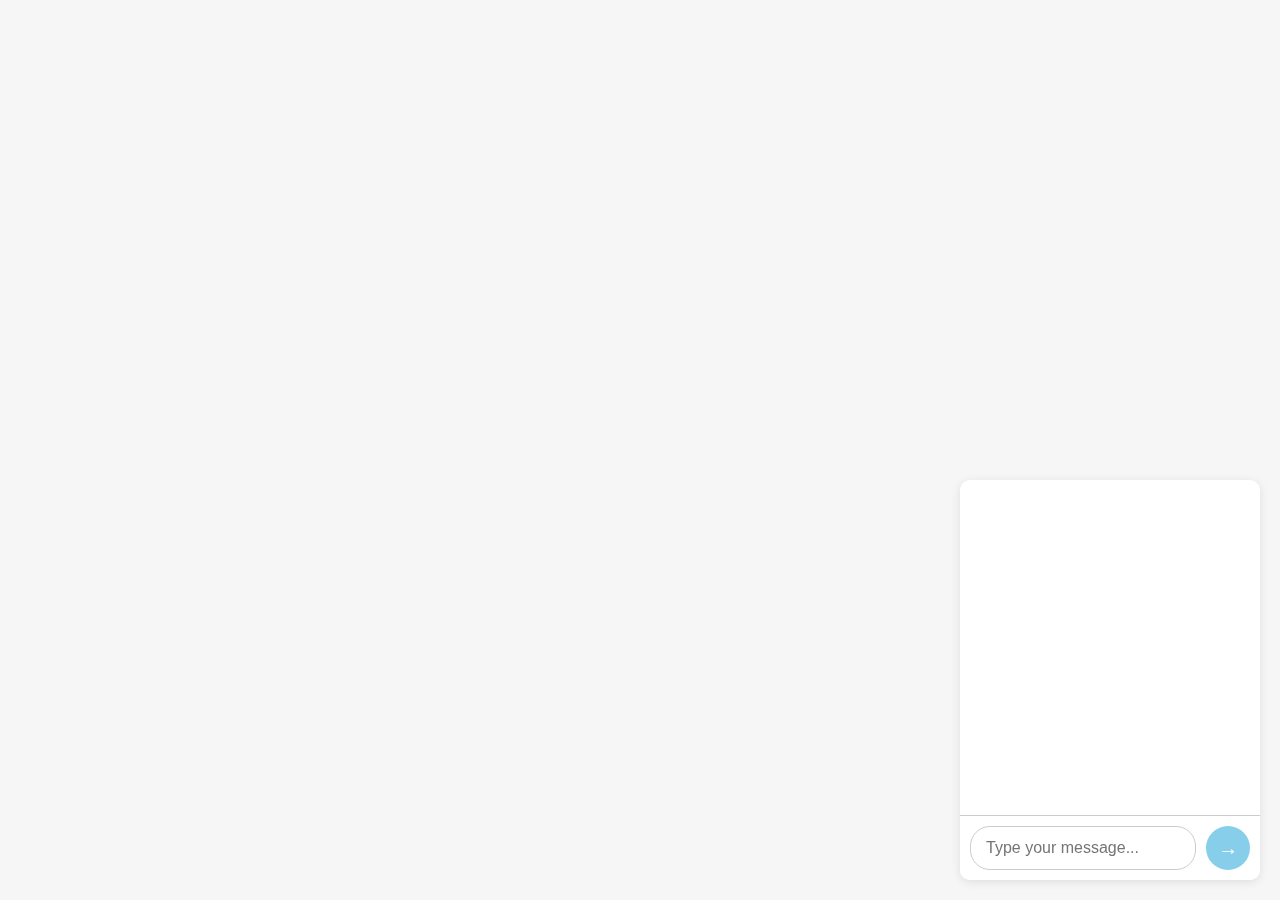
<file: chatbot.html>
<!DOCTYPE html>
<html>
<head>
<title>Donation Assistant Chatbot</title>
<style>
body{ 
  font-family: Arial, sans-serif;
  margin: 10px; 
  background-color: #f6f6f6;
  overflow: hidden;
}

#chatbox {
  max-width: 300px;
  margin: auto;
  background: #fff;
  border-radius: 10px;
  box-shadow: 0 2px 10px rgba(0,0,0,0.1);
  display: flex;
  flex-direction: column;
  height: 400px; /* Increased for better visibility */
  overflow: hidden;
  position: fixed; /* Makes it float relative to the viewport */
  bottom: 20px;    /* Distance from the bottom of the viewport */
  right: 20px;     /* Distance from the right of the viewport */
  z-index: 9999;   /* Ensures it stays on top of other content */
}

#chat-toggle-btn {
  z-index: 10000;
  position: fixed;
  bottom: 20px;
  right: 20px;
}

#messages {
  flex: 1;
  overflow-y: auto;
  padding: 10px 10px 10px 10px; /* bottom padding for spacing from input */
  display: flex;
  flex-direction: column;
  gap: 10px;

}

#messages div {
  max-width: 75%;
  padding: 10px 15px;
  border-radius: 20px;
  word-wrap: break-word;
}

.user-message {
  background-color:rgb(135,206,235);
  align-self: flex-end;
  color: #000;
}

.bot-message {
  background-color: rgb(247, 246, 223); /* cream */
  align-self: flex-start;
  color: #000;
}

form {
  display: flex;
  align-items: center;
  padding: 10px;
  background: #fff;
  border-top: 1px solid #ccc;
}


#userInput {
  width: 100%;
  padding: 12px 15px;
  border-radius: 20px;
  border: 1px solid #ccc;
  font-size: 16px;
  outline: none;
  box-sizing: border-box;
}

#sendBtn {
  background-color:rgb(135,206,235);
  border: none;
  color: white;
  font-size: 20px;
  padding: 0 20px;
  margin-left: 10px;
  border-radius: 50%;
  cursor: pointer;
  transition: background-color 0.3s ease;
  display: flex;
  align-items: center;
  justify-content: center;
  height: 44px;
  width: 44px;
}

#sendBtn:hover {
  background-color: #ff1493;
}
  </style>
</head>
<body>
  <div id="chatbox">
    <div id="messages"></div>
    <form id="chatForm">
      <input type="text" id="userInput" placeholder="Type your message..." autocomplete="off" required />
      <button type="submit" id="sendBtn">→</button>
    </form>
  </div>

  <script>
    const chatForm = document.getElementById("chatForm");
    const userInput = document.getElementById("userInput");
    const messages = document.getElementById("messages");

    chatForm.addEventListener("submit", async (e) => {
      e.preventDefault();
      const message = userInput.value.trim();
      if (!message) return;

      appendMessage(message, "user-message");
      userInput.value = "";
      userInput.focus();

      // Send to backend
      try {
        const res = await fetch("/chatbot", {
          method: "POST",
          headers: { "Content-Type": "application/json" },
          body: JSON.stringify({ message }),
        });
        const data = await res.json();
        appendMessage(data.reply, "bot-message");
      } catch (err) {
        appendMessage("Sorry, something went wrong. Please try again.", "bot-message");
      }
    });

    function appendMessage(text, className) {
      const msgDiv = document.createElement("div");
      msgDiv.className = className;
      msgDiv.textContent = text;
      messages.appendChild(msgDiv);
      messages.scrollTop = messages.scrollHeight;
    }
  </script>
</body>
</html>
</file>
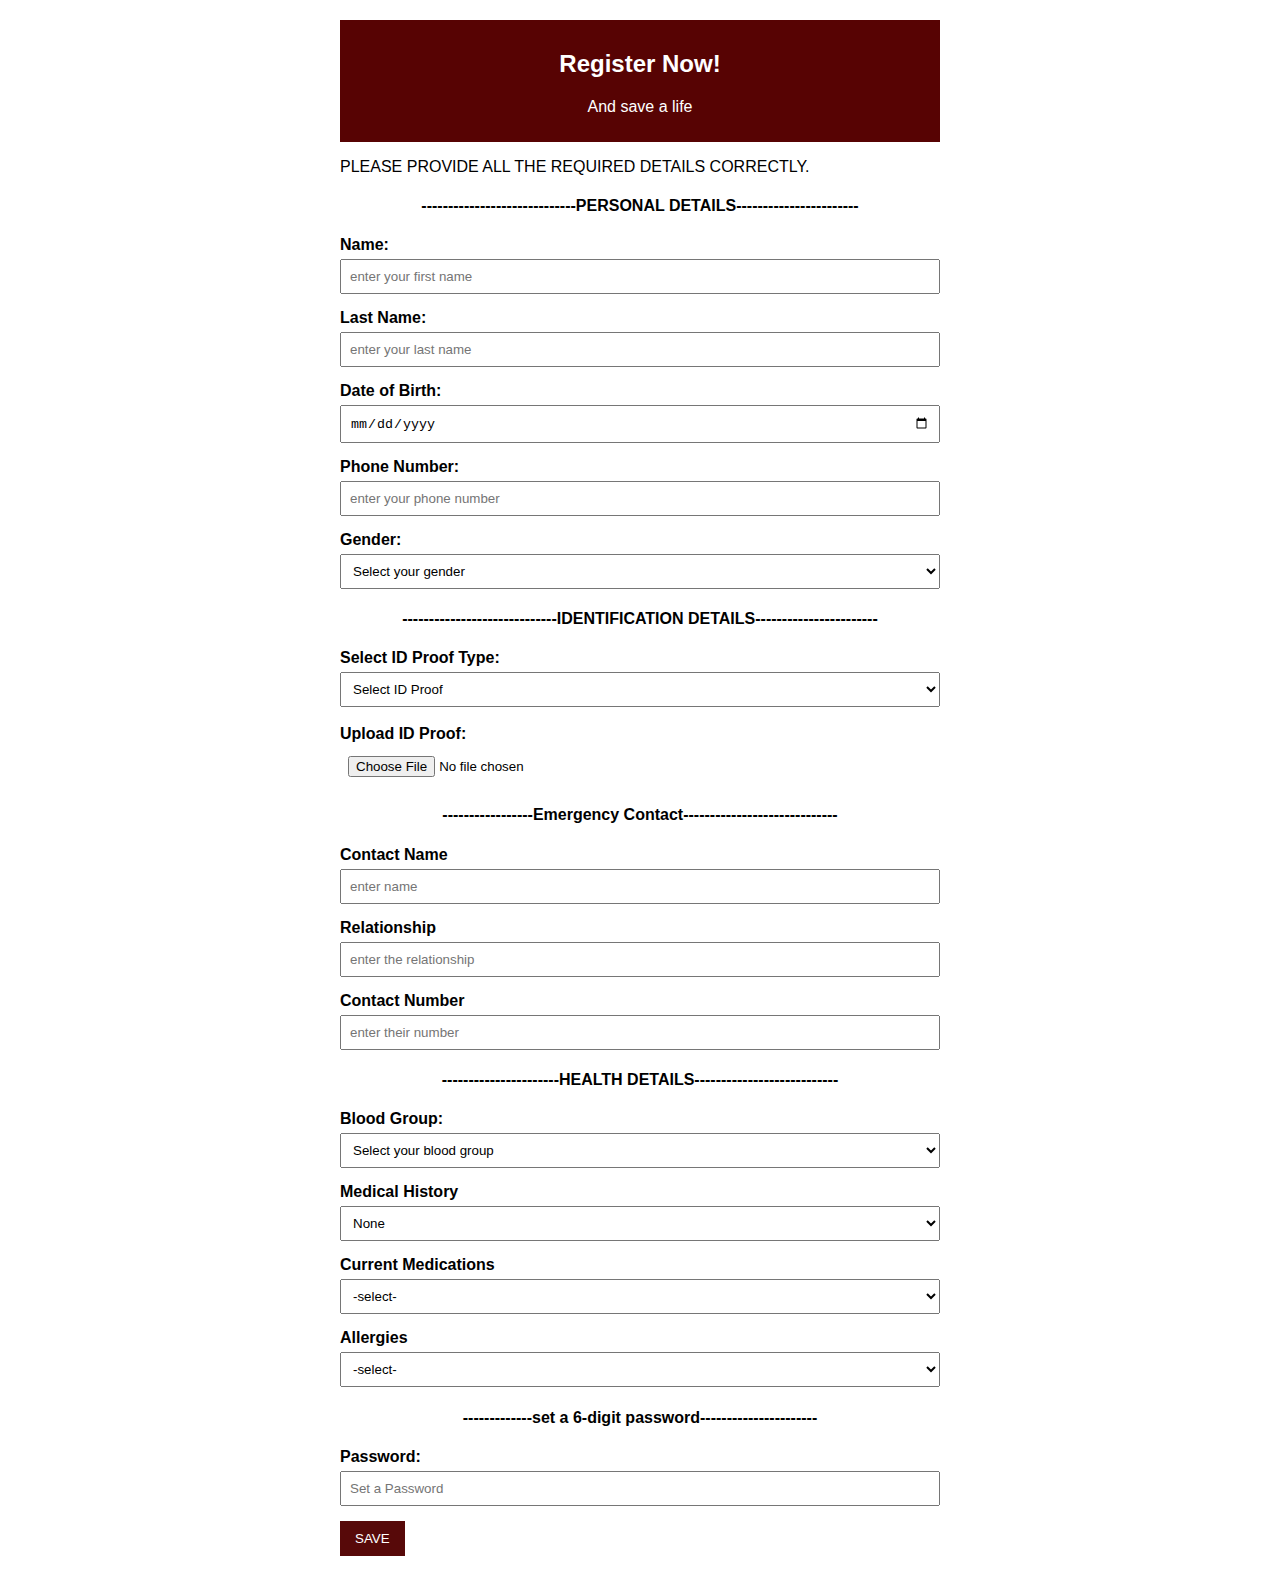
<file: form.html>
<!DOCTYPE html>
<html lang="en">
<head>
  <meta charset="UTF-8">
  <meta name="viewport" content="width=device-width, initial-scale=1.0">
  <title>Organ Donation Form</title>
  <link rel="stylesheet" href="formstyle.css">
</head>
<body>

<div class="form-container">
  <div class="form-heading">
    <h2> Register Now!</h2>
    <p>And save a life</p>
  </div>
  <div>
    <p>PLEASE PROVIDE ALL THE REQUIRED DETAILS CORRECTLY.</p>
  </div>
  <div>
    <h4>-----------------------------PERSONAL DETAILS-----------------------</h4>
  </div>
  <form id="organDonationForm" onsubmit="submitForm(event)">
    <div class="form-group">
      <label for="name">Name:</label>
      <input type="text" id="name" name="firstname" required placeholder="enter your first name">
    </div>

    <div class="form-group">
      <label for="lastname">Last Name:</label>
      <input type="text" id="nextOfKin" name="nextOfKin" required placeholder="enter your last name">
    </div>
    <div class="form-group">
      <label for="dob">Date of Birth:</label>
      <input type="date" id="dob" name="dob" required>
    </div>
    <div class="form-group">
      <label for="phone">Phone Number:</label>
      <input type="tel" id="phone" name="phone" required placeholder="enter your phone number">
    </div>
    <div class="form-group">
      <label for="gender">Gender:</label>
          <select name="gender" id="gender" required>
              <option value="" disabled selected>Select your gender</option>
              <option value="Male">Male</option>
              <option value="Female">Female</option>
              <option value="Other">Other</option>
          </select>
    <label>
    </div>
    <!---addressss ka column if needed-->
    <div>
      <h4>-----------------------------IDENTIFICATION DETAILS-----------------------</h4>
    </div>
    <div>
      <label for="id-type">Select ID Proof Type:</label>
        <select name="id-type" id="id-type" required>
            <option value="" disabled selected>Select ID Proof</option>
            <option value="Aadhaar">Aadhaar</option>
            <option value="PAN">PAN</option>
            <option value="Passport">Passport</option>
            <option value="Driving License">Driving License</option>
            <option value="Voter ID">Voter ID</option>
        </select>
        <br><br>
        <label for="id-proof">Upload ID Proof:</label>
        <input type="file" id="id-proof" name="id-proof" accept=".jpg, .jpeg, .png, .pdf" required>
    </div>
    
<!----
    <div class="form-group">
      <label for="donationType">Type of Donating:</label>
      <select id="donationType" name="donationType" required>
        <option value="organ">Organ</option>
        <option value="blood">Blood</option>
      </select>
    </div>

    <div class="form-group">
      <label for="familyMember">Family Member:(to contact)</label>
      <input type="text" id="familyMember" name="familyMember" required placeholder="enter the name of a family member">
    </div>
    <div class="form-group">
      <label for="otherNumber">Other Contact Number:</label>
      <input type="tel" id="otherNumber" name="otherNumber">
    </div>
    -->
    <div>
      <h4>-----------------Emergency Contact-----------------------------</h4>
    </div>
    <div class="form-group">
      <label>Contact Name</label>
      <input type="text" id="emergencyName" name="emergencyName" required placeholder="enter name">
    </div>
    <div class="form-group">
      <label>Relationship</label>
      <input type="text" id="relation" name="relation" required placeholder="enter the relationship">
    </div>
    <div class="form-group">
      <label>Contact Number</label>
      <input type="ph" id="relationcontct" name="relationcontact" required placeholder="enter their number">
    </div>

    <DIV>
      <h4>----------------------HEALTH DETAILS---------------------------</h4>
    </div>
    <div class="form-group">
      <label for="blood-group">Blood Group:</label>
      <select name="blood-group" id="blood-group" required>
          <option value="" disabled selected>Select your blood group</option>
          <option value="A+">A+</option>
          <option value="A-">A-</option>
          <option value="B+">B+</option>
          <option value="B-">B-</option>
          <option value="AB+">AB+</option>
          <option value="AB-">AB-</option>
          <option value="O+">O+</option>
          <option value="O-">O-</option>
      </select>
  </div>
    
    <div class="form-group">
   
      <label for="medicalHistory">Medical History</label>
      <select id="medicalHistory" name="medicalHistory">
          <option value="None">None</option>
          <option value="Chronic Illness">Chronic Illness</option>
          <option value="Surgery">Surgery</option>
          <option value="BP">Blood Pressure</option>
          <option value="Sugar">Diebetics</option>
          <option value="Other">Other</option>
      </select>
    </div>
    <div class="form-group">
      <label for="currentMedications">Current Medications</label>
      <select id="currentMedications" name="currentMedications">
          <option value="None">-select-</option>
          <option value="yes">YES</option>
          <option value="no">NO</option>
      </select>
    </div>
    <div class="form-group">
      <label for="allergies">Allergies</label>
      <select id="allergies" name="allergies">
          <option value="None">-select-</option>
          <option value="Pollen">Pollen</option>
          <option value="Dust">Dust</option>
          <option value="Food">Food</option>
          <option value="Other">Other</option>
      </select>
    </div>


    <div><h4>-------------set a 6-digit password----------------------</h4></div>
    <div class="form-group">
      <label for="Password">Password:</label>
      <input type="password" id="password" placeholder="Set a Password " required >
    </div>
   
    <button type="submit">SAVE</button>
  </form>
</div>

<script>
  function submitForm(event) {
    event.preventDefault();
    alert("Form submitted successfully!");
    // You can add code here to send the form data to the server for further processing.
  }
</script>

</body>
</html>
</file>
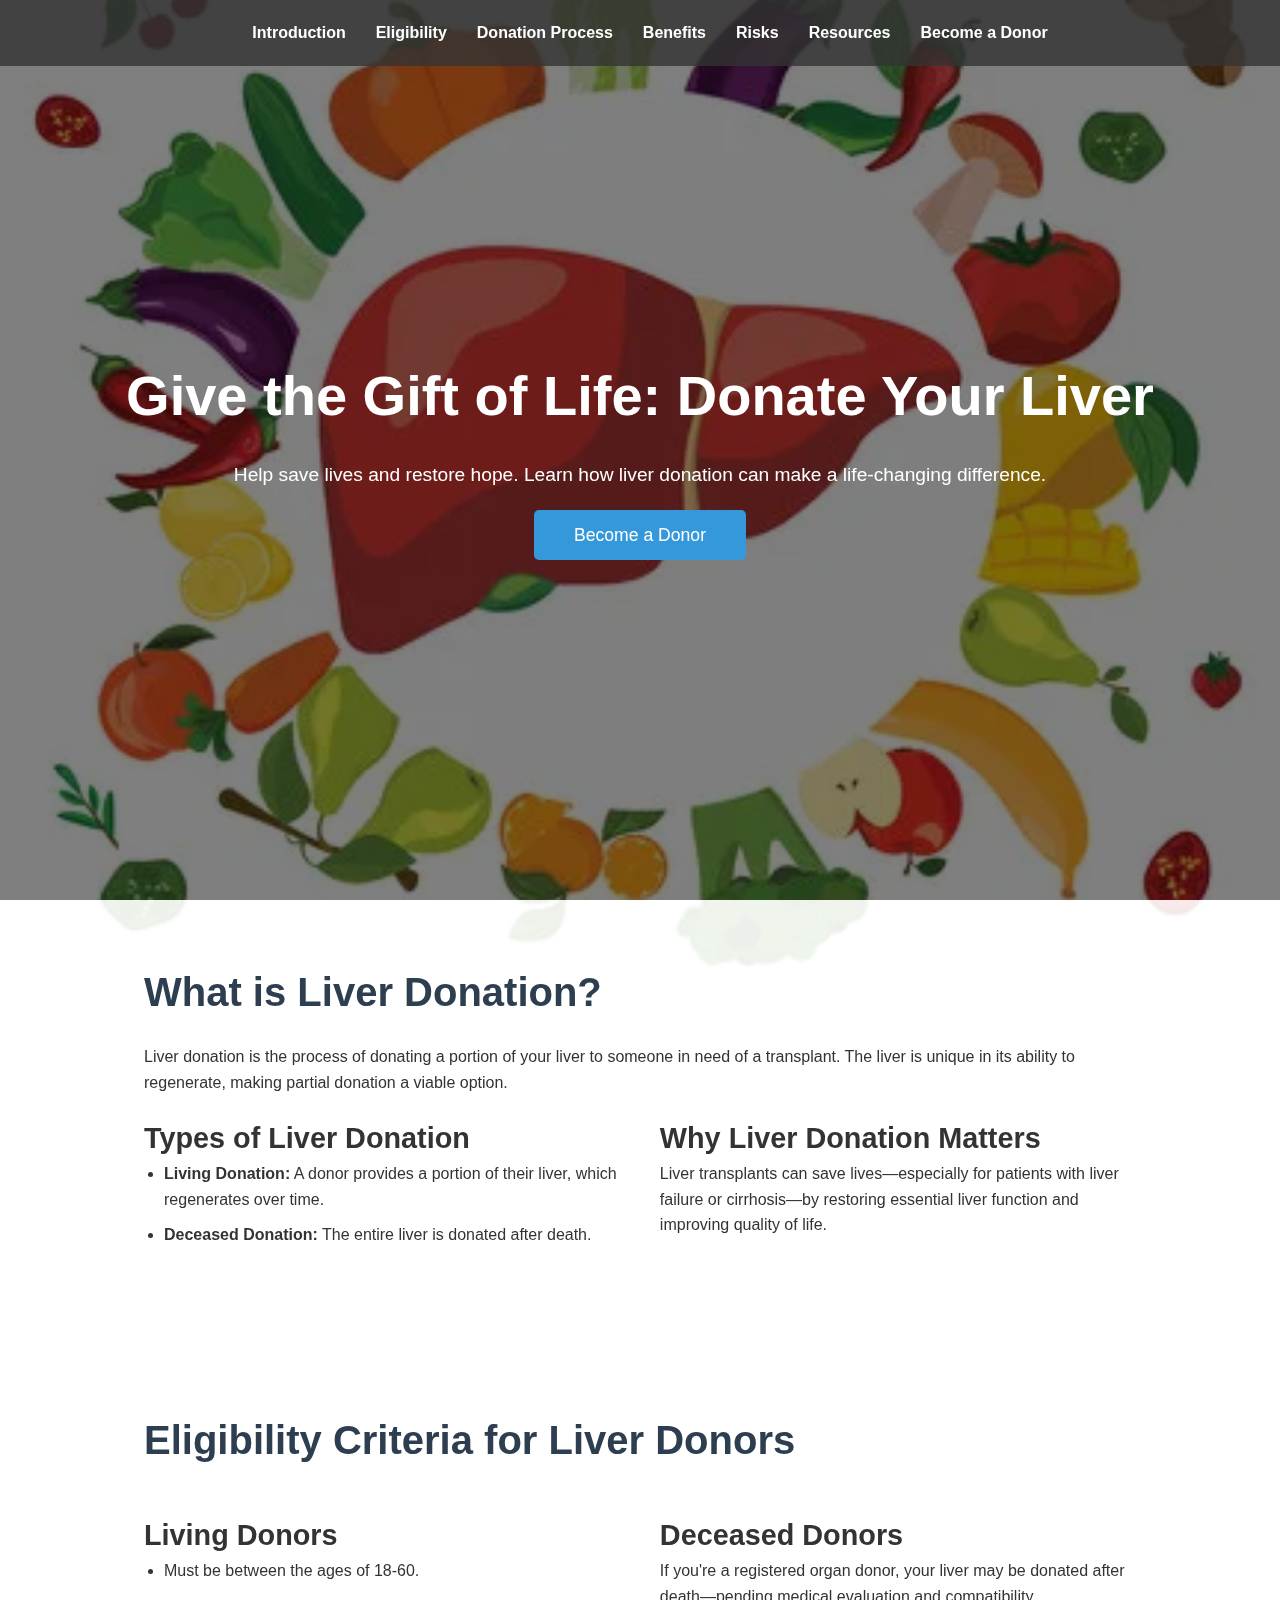
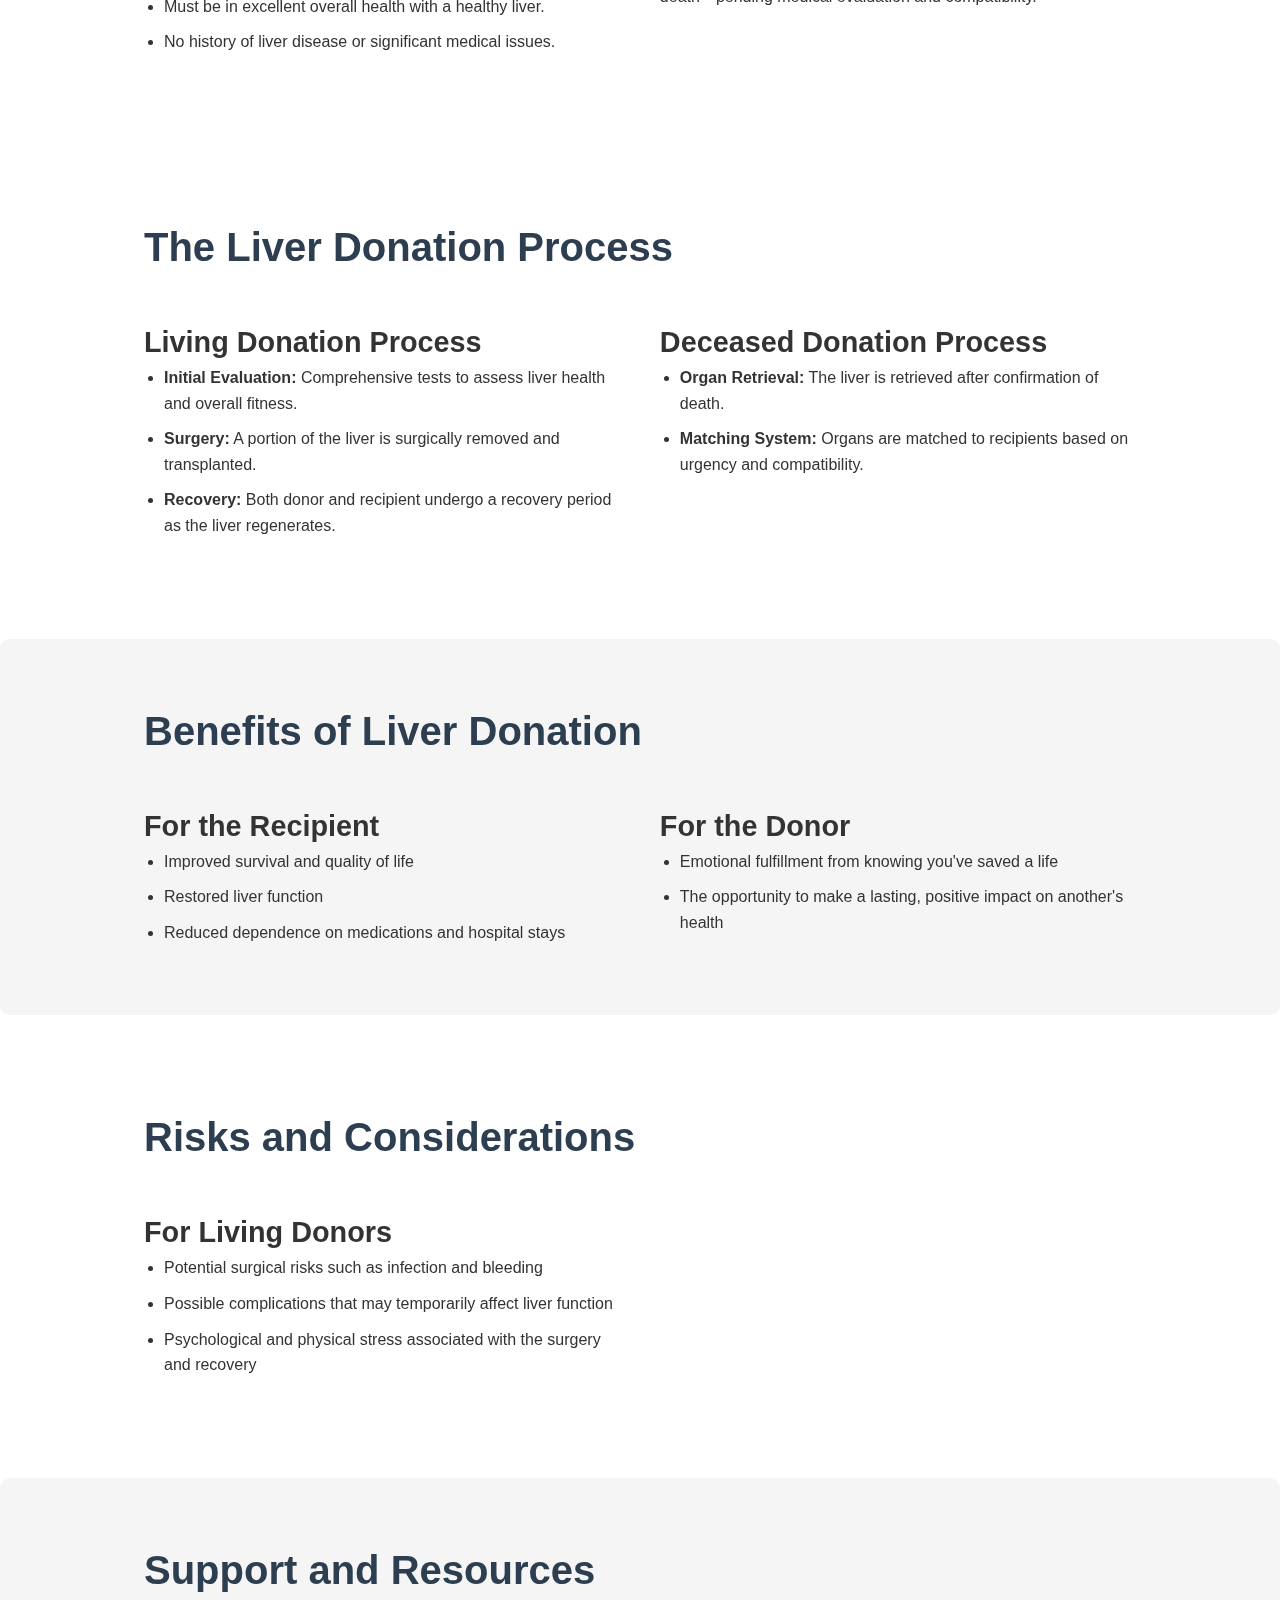
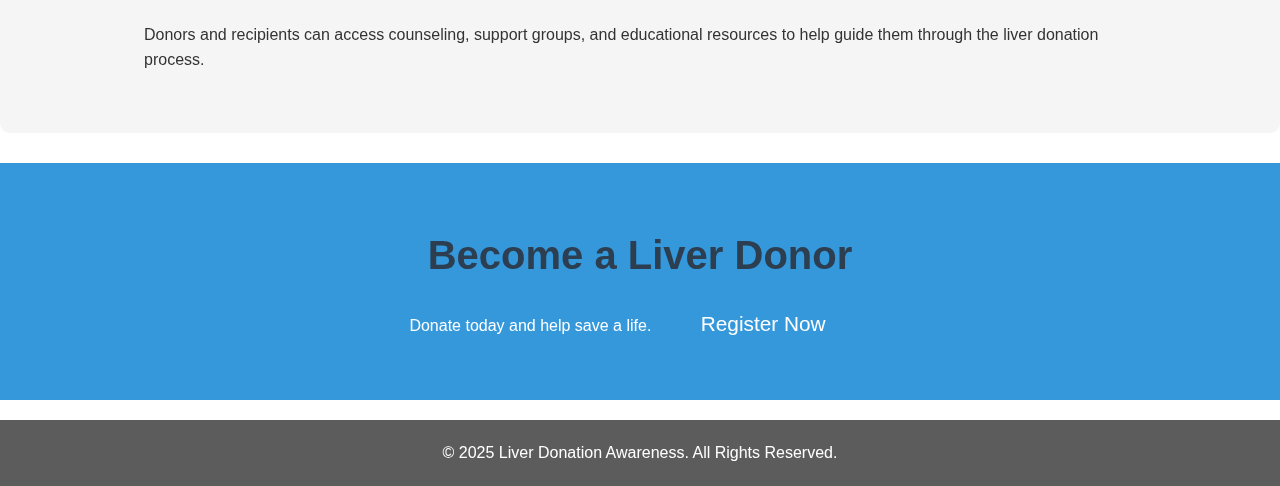
<file: liver/liver.html>
<!DOCTYPE html>
<html lang="en">
<head>
  <meta charset="UTF-8" />
  <meta name="viewport" content="width=device-width, initial-scale=1.0" />
  <meta http-equiv="X-UA-Compatible" content="ie=edge" />
  <title>Liver Donation Awareness</title>
  <link rel="stylesheet" href="liver-styles.css" />
</head>
<body>
  <!-- Navigation Bar -->
  <header>
    <nav>
      <div class="container">
        <ul>
          <li><a href="#introduction">Introduction</a></li>
          <li><a href="#eligibility">Eligibility</a></li>
          <li><a href="#process">Donation Process</a></li>
          <li><a href="#benefits">Benefits</a></li>
          <li><a href="#risks">Risks</a></li>
          <li><a href="#resources">Resources</a></li>
          <li><a href="#call-to-action">Become a Donor</a></li>
        </ul>
      </div>
    </nav>
  </header>

  <!-- Hero Section -->
  <section class="hero">
    <div class="hero-content">
      <h1>Give the Gift of Life: Donate Your Liver</h1>
      <p>
        Help save lives and restore hope. Learn how liver donation can make a
        life-changing difference.
      </p>
      <a href="#call-to-action" class="cta-btn">Become a Donor</a>
    </div>
  </section>

  <!-- Main Content Section -->
  <main>
    <!-- Introduction Section -->
    <section id="introduction" class="section">
      <div class="container">
        <h2>What is Liver Donation?</h2>
        <p>
          Liver donation is the process of donating a portion of your liver to
          someone in need of a transplant. The liver is unique in its ability to
          regenerate, making partial donation a viable option.
        </p>
        <div class="two-column">
          <div>
            <h3>Types of Liver Donation</h3>
            <ul>
              <li>
                <strong>Living Donation:</strong> A donor provides a portion of
                their liver, which regenerates over time.
              </li>
              <li>
                <strong>Deceased Donation:</strong> The entire liver is donated
                after death.
              </li>
            </ul>
          </div>
          <div>
            <h3>Why Liver Donation Matters</h3>
            <p>
              Liver transplants can save lives—especially for patients with liver
              failure or cirrhosis—by restoring essential liver function and
              improving quality of life.
            </p>
          </div>
        </div>
      </div>
    </section>

    <!-- Eligibility Section -->
    <section id="eligibility" class="section">
      <div class="container">
        <h2>Eligibility Criteria for Liver Donors</h2>
        <div class="two-column">
          <div>
            <h3>Living Donors</h3>
            <ul>
              <li>Must be between the ages of 18-60.</li>
              <li>
                Must be in excellent overall health with a healthy liver.
              </li>
              <li>No history of liver disease or significant medical issues.</li>
            </ul>
          </div>
          <div>
            <h3>Deceased Donors</h3>
            <p>
              If you're a registered organ donor, your liver may be donated after
              death—pending medical evaluation and compatibility.
            </p>
          </div>
        </div>
      </div>
    </section>

    <!-- Donation Process Section -->
    <section id="process" class="section">
      <div class="container">
        <h2>The Liver Donation Process</h2>
        <div class="two-column">
          <div>
            <h3>Living Donation Process</h3>
            <ul>
              <li>
                <strong>Initial Evaluation:</strong> Comprehensive tests to
                assess liver health and overall fitness.
              </li>
              <li>
                <strong>Surgery:</strong> A portion of the liver is surgically
                removed and transplanted.
              </li>
              <li>
                <strong>Recovery:</strong> Both donor and recipient undergo a
                recovery period as the liver regenerates.
              </li>
            </ul>
          </div>
          <div>
            <h3>Deceased Donation Process</h3>
            <ul>
              <li>
                <strong>Organ Retrieval:</strong> The liver is retrieved after
                confirmation of death.
              </li>
              <li>
                <strong>Matching System:</strong> Organs are matched to
                recipients based on urgency and compatibility.
              </li>
            </ul>
          </div>
        </div>
      </div>
    </section>

    <!-- Benefits Section -->
    <section id="benefits" class="section bg-light">
      <div class="container">
        <h2>Benefits of Liver Donation</h2>
        <div class="two-column">
          <div>
            <h3>For the Recipient</h3>
            <ul>
              <li>Improved survival and quality of life</li>
              <li>Restored liver function</li>
              <li>Reduced dependence on medications and hospital stays</li>
            </ul>
          </div>
          <div>
            <h3>For the Donor</h3>
            <ul>
              <li>
                Emotional fulfillment from knowing you've saved a life
              </li>
              <li>
                The opportunity to make a lasting, positive impact on another's
                health
              </li>
            </ul>
          </div>
        </div>
      </div>
    </section>

    <!-- Risks Section -->
    <section id="risks" class="section">
      <div class="container">
        <h2>Risks and Considerations</h2>
        <div class="two-column">
          <div>
            <h3>For Living Donors</h3>
            <ul>
              <li>Potential surgical risks such as infection and bleeding</li>
              <li>
                Possible complications that may temporarily affect liver
                function
              </li>
              <li>
                Psychological and physical stress associated with the surgery
                and recovery
              </li>
            </ul>
          </div>
        </div>
      </div>
    </section>

    <!-- Support Resources Section -->
    <section id="resources" class="section bg-light">
      <div class="container">
        <h2>Support and Resources</h2>
        <p>
          Donors and recipients can access counseling, support groups, and
          educational resources to help guide them through the liver donation
          process.
        </p>
      </div>
    </section>

    <!-- Call to Action Section -->
    <section id="call-to-action" class="cta-section">
      <div class="container">
        <h2>Become a Liver Donor</h2>
        <p>
          Donate today and help save a life. <a href="form.html" class="cta-btn"
            >Register Now</a
          >
        </p>
      </div>
    </section>
  </main>

  <!-- Footer -->
  <footer>
    <div class="container">
      <p>&copy; 2025 Liver Donation Awareness. All Rights Reserved.</p>
    </div>
  </footer>

  <script src="liver-scripts.js"></script>
</body>
</html>
</file>
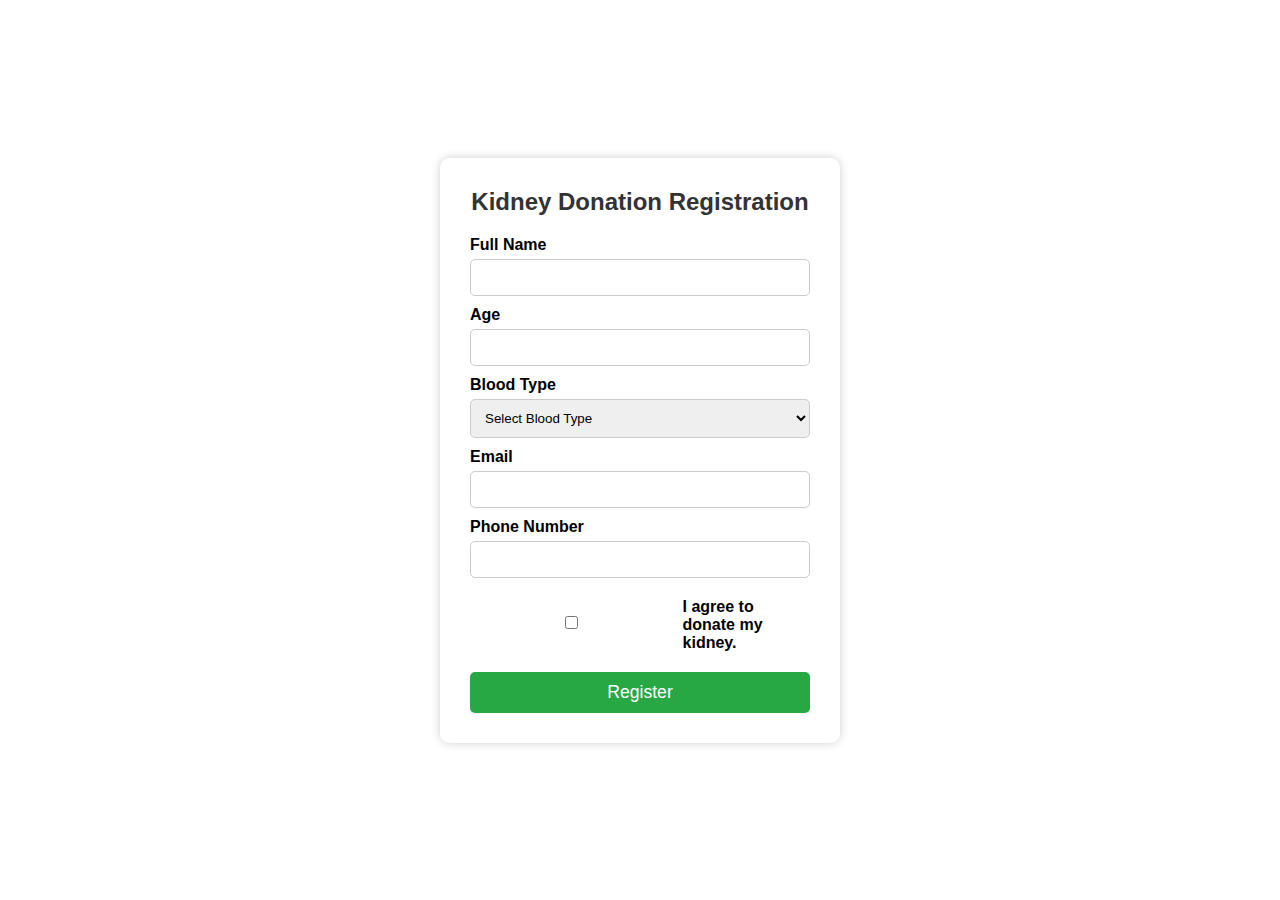
<file: lung/from.html>
<!DOCTYPE html>
<html lang="en">
<head>
    <meta charset="UTF-8">
    <meta name="viewport" content="width=device-width, initial-scale=1.0">
    <title>Kidney Donation Registration</title>
    <style>
        * {
            margin: 0;
            padding: 0;
            box-sizing: border-box;
            font-family: Arial, sans-serif;
        }

        body {
            background: url('https://via.placeholder.com/1500x800?text=Kidney+Donation') no-repeat center center fixed;
            background-size: cover;
            display: flex;
            justify-content: center;
            align-items: center;
            height: 100vh;
        }

        .form-container {
            background: rgba(255, 255, 255, 0.9);
            padding: 30px;
            border-radius: 10px;
            box-shadow: 0px 0px 10px rgba(0, 0, 0, 0.2);
            width: 100%;
            max-width: 400px;
        }

        h2 {
            text-align: center;
            margin-bottom: 20px;
            color: #333;
        }

        label {
            font-weight: bold;
            margin-top: 10px;
            display: block;
        }

        input, select {
            width: 100%;
            padding: 10px;
            margin-top: 5px;
            border: 1px solid #ccc;
            border-radius: 5px;
        }

        .consent {
            display: flex;
            align-items: center;
            margin-top: 10px;
        }

        .consent input {
            margin-right: 10px;
        }

        .btn {
            width: 100%;
            background: #28a745;
            color: white;
            padding: 10px;
            border: none;
            border-radius: 5px;
            cursor: pointer;
            margin-top: 15px;
            font-size: 1.1em;
        }

        .btn:hover {
            background: #218838;
        }

        .error {
            color: red;
            font-size: 0.9em;
            margin-top: 5px;
        }
    </style>
</head>
<body>

    <div class="form-container">
        <h2>Kidney Donation Registration</h2>
        <form id="donationForm">
            <label for="name">Full Name</label>
            <input type="text" id="name" name="name" required>
            <div class="error" id="nameError"></div>

            <label for="age">Age</label>
            <input type="number" id="age" name="age" min="18" max="65" required>
            <div class="error" id="ageError"></div>

            <label for="bloodType">Blood Type</label>
            <select id="bloodType" name="bloodType" required>
                <option value="">Select Blood Type</option>
                <option value="A+">A+</option>
                <option value="A-">A-</option>
                <option value="B+">B+</option>
                <option value="B-">B-</option>
                <option value="O+">O+</option>
                <option value="O-">O-</option>
                <option value="AB+">AB+</option>
                <option value="AB-">AB-</option>
            </select>
            <div class="error" id="bloodTypeError"></div>

            <label for="email">Email</label>
            <input type="email" id="email" name="email" required>
            <div class="error" id="emailError"></div>

            <label for="phone">Phone Number</label>
            <input type="tel" id="phone" name="phone" required pattern="[0-9]{10}">
            <div class="error" id="phoneError"></div>

            <div class="consent">
                <input type="checkbox" id="consent" required>
                <label for="consent">I agree to donate my kidney.</label>
            </div>
            <div class="error" id="consentError"></div>

            <button type="submit" class="btn">Register</button>
        </form>
    </div>

    <script>
        document.getElementById("donationForm").addEventListener("submit", function(event) {
            let isValid = true;

            // Name validation
            const name = document.getElementById("name").value.trim();
            if (name === "") {
                document.getElementById("nameError").innerText = "Name is required.";
                isValid = false;
            } else {
                document.getElementById("nameError").innerText = "";
            }

            // Age validation
            const age = document.getElementById("age").value;
            if (age < 18 || age > 65 || age === "") {
                document.getElementById("ageError").innerText = "Age must be between 18 and 65.";
                isValid = false;
            } else {
                document.getElementById("ageError").innerText = "";
            }

            // Blood Type validation
            const bloodType = document.getElementById("bloodType").value;
            if (bloodType === "") {
                document.getElementById("bloodTypeError").innerText = "Please select your blood type.";
                isValid = false;
            } else {
                document.getElementById("bloodTypeError").innerText = "";
            }

            // Email validation
            const email = document.getElementById("email").value.trim();
            const emailPattern = /^[^\s@]+@[^\s@]+\.[^\s@]+$/;
            if (!emailPattern.test(email)) {
                document.getElementById("emailError").innerText = "Enter a valid email.";
                isValid = false;
            } else {
                document.getElementById("emailError").innerText = "";
            }

            // Phone number validation
            const phone = document.getElementById("phone").value.trim();
            const phonePattern = /^[0-9]{10}$/;
            if (!phonePattern.test(phone)) {
                document.getElementById("phoneError").innerText = "Enter a valid 10-digit phone number.";
                isValid = false;
            } else {
                document.getElementById("phoneError").innerText = "";
            }

            // Consent validation
            const consent = document.getElementById("consent").checked;
            if (!consent) {
                document.getElementById("consentError").innerText = "You must agree to proceed.";
                isValid = false;
            } else {
                document.getElementById("consentError").innerText = "";
            }

            if (!isValid) {
                event.preventDefault(); // Stop form submission if there are errors
            } else {
                alert("Registration successful! Thank you for signing up.");
            }
        });
    </script>

</body>
</html>
</file>
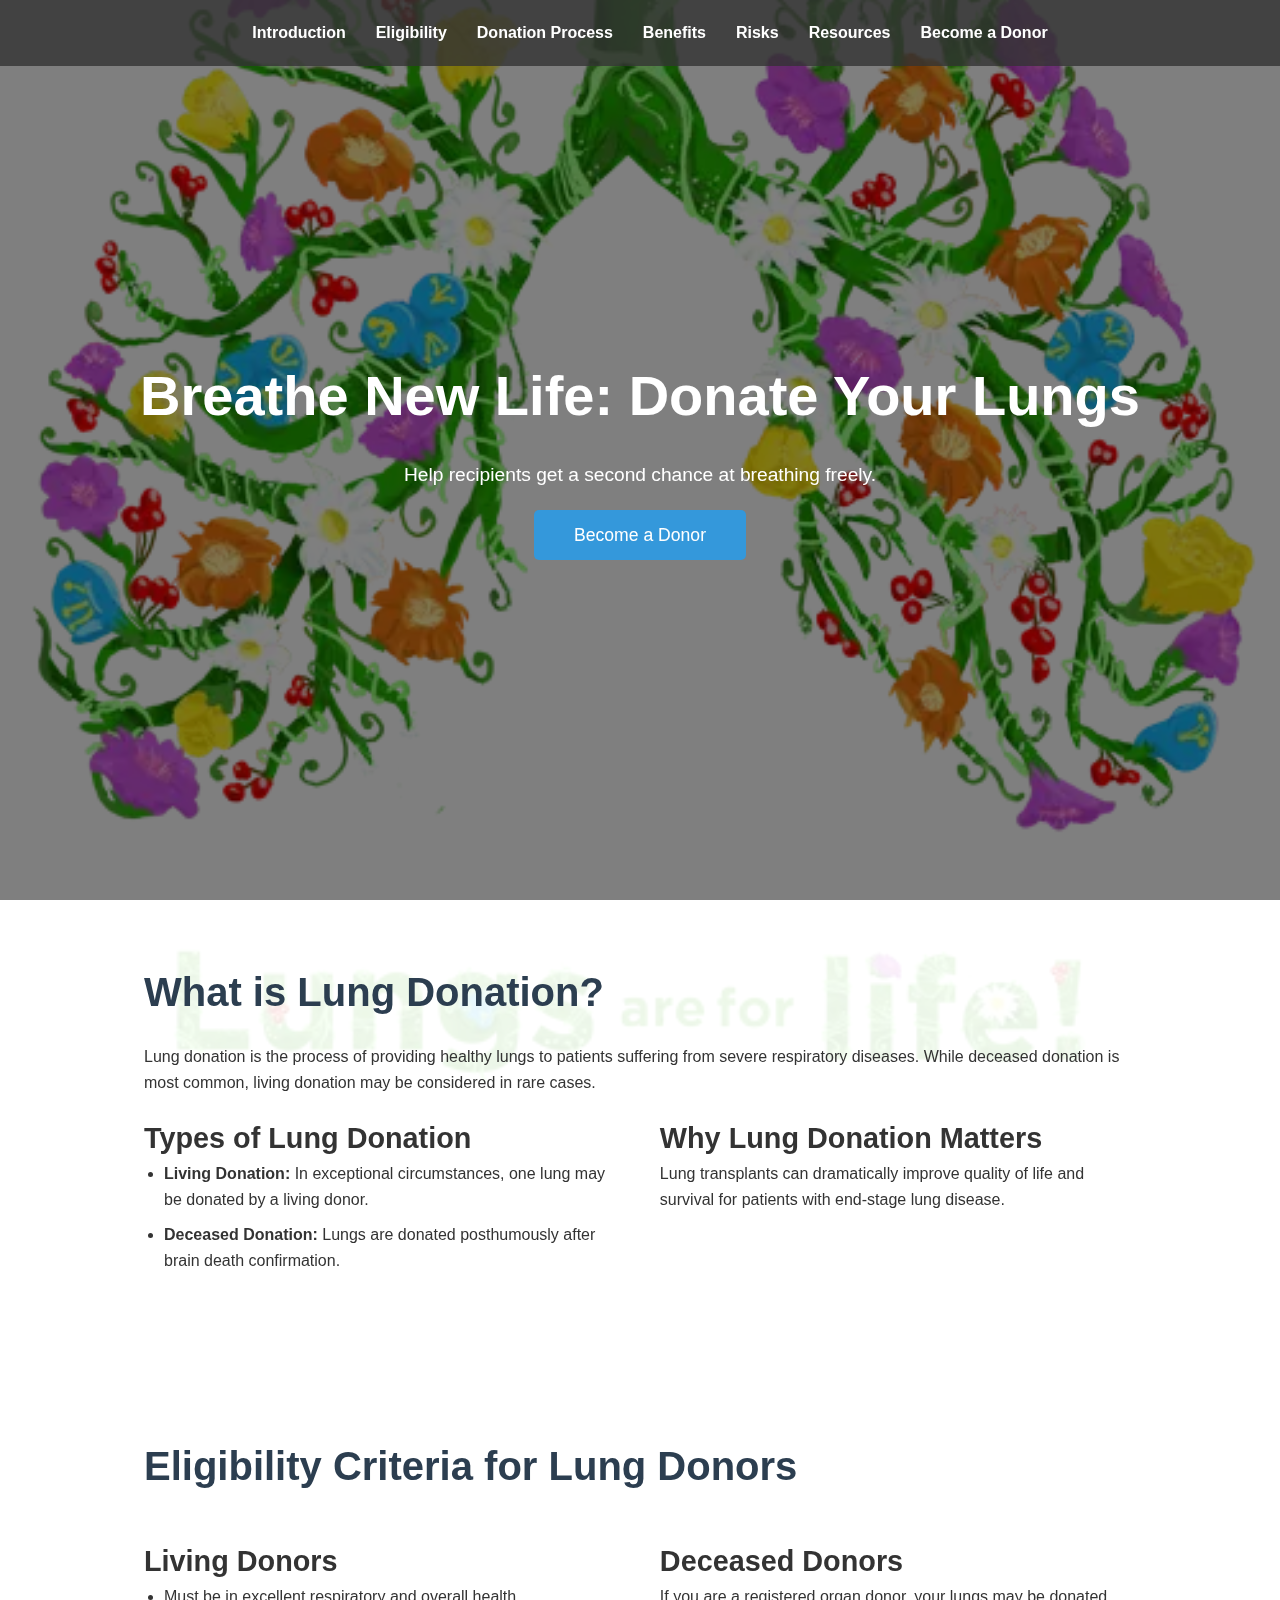
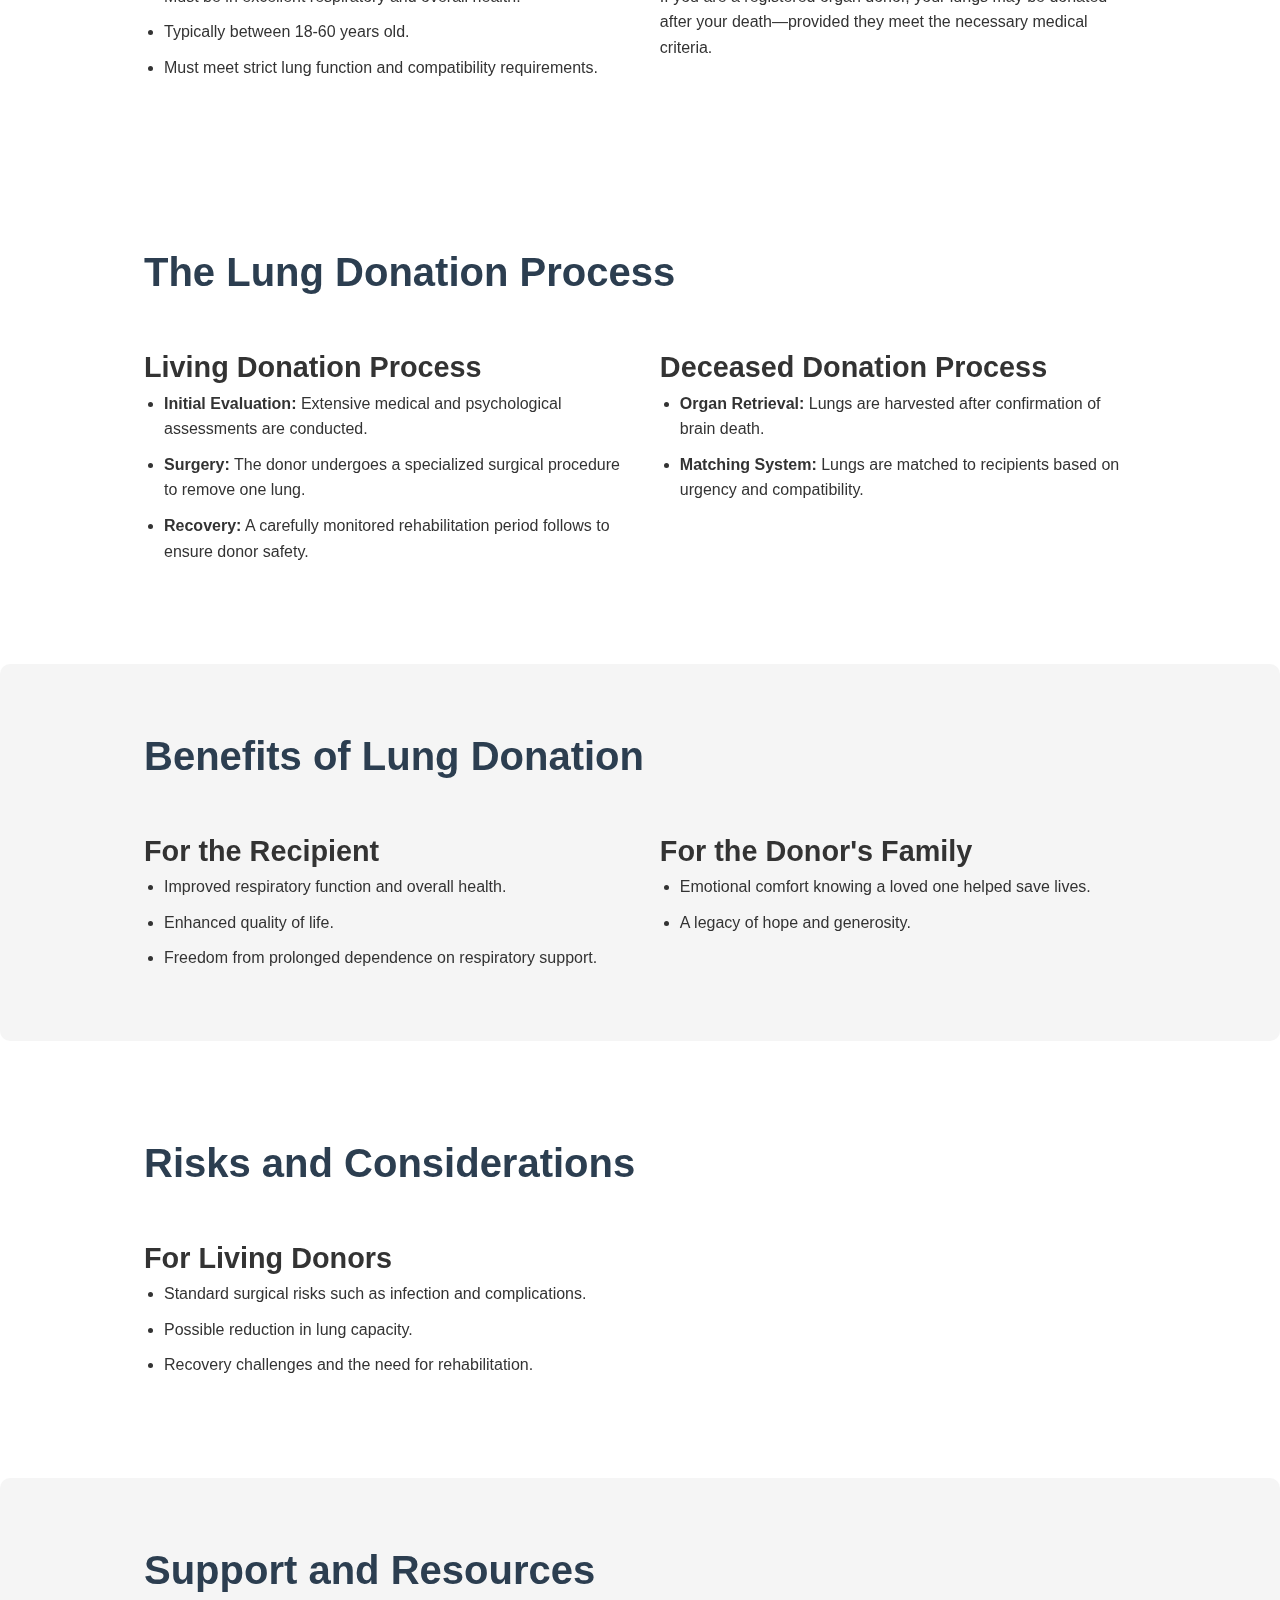
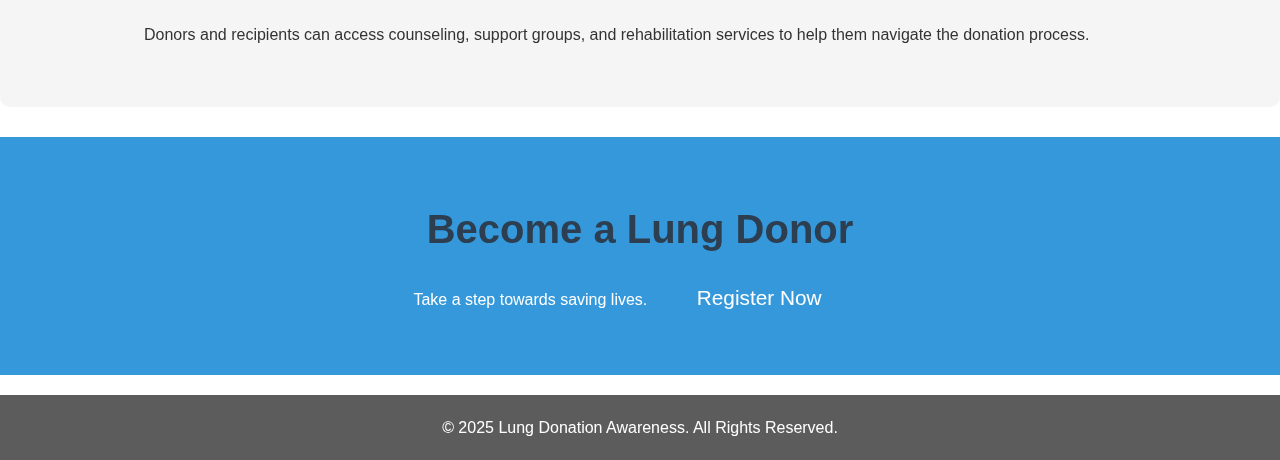
<file: lung/lung.html>
<!DOCTYPE html>
<html lang="en">
<head>
  <meta charset="UTF-8">
  <meta name="viewport" content="width=device-width, initial-scale=1.0">
  <meta http-equiv="X-UA-Compatible" content="ie=edge">
  <title>Lung Donation Awareness</title>
  <link rel="stylesheet" href="lung-styles.css">
</head>
<body>
  <!-- Navigation Bar -->
  <header>
    <nav>
      <div class="container">
        <ul>
          <li><a href="#introduction">Introduction</a></li>
          <li><a href="#eligibility">Eligibility</a></li>
          <li><a href="#process">Donation Process</a></li>
          <li><a href="#benefits">Benefits</a></li>
          <li><a href="#risks">Risks</a></li>
          <li><a href="#resources">Resources</a></li>
          <li><a href="#call-to-action">Become a Donor</a></li>
        </ul>
      </div>
    </nav>
  </header>

  <!-- Hero Section -->
  <section class="hero">
    <div class="hero-content">
      <h1>Breathe New Life: Donate Your Lungs</h1>
      <p>Help recipients get a second chance at breathing freely.</p>
      <a href="#call-to-action" class="cta-btn">Become a Donor</a>
    </div>
  </section>

  <!-- Main Content Section -->
  <main>
    <!-- Introduction Section -->
    <section id="introduction" class="section">
      <div class="container">
        <h2>What is Lung Donation?</h2>
        <p>Lung donation is the process of providing healthy lungs to patients suffering from severe respiratory diseases. While deceased donation is most common, living donation may be considered in rare cases.</p>
        <div class="two-column">
          <div>
            <h3>Types of Lung Donation</h3>
            <ul>
              <li><strong>Living Donation:</strong> In exceptional circumstances, one lung may be donated by a living donor.</li>
              <li><strong>Deceased Donation:</strong> Lungs are donated posthumously after brain death confirmation.</li>
            </ul>
          </div>
          <div>
            <h3>Why Lung Donation Matters</h3>
            <p>Lung transplants can dramatically improve quality of life and survival for patients with end-stage lung disease.</p>
          </div>
        </div>
      </div>
    </section>

    <!-- Eligibility Section -->
    <section id="eligibility" class="section">
      <div class="container">
        <h2>Eligibility Criteria for Lung Donors</h2>
        <div class="two-column">
          <div>
            <h3>Living Donors</h3>
            <ul>
              <li>Must be in excellent respiratory and overall health.</li>
              <li>Typically between 18-60 years old.</li>
              <li>Must meet strict lung function and compatibility requirements.</li>
            </ul>
          </div>
          <div>
            <h3>Deceased Donors</h3>
            <p>If you are a registered organ donor, your lungs may be donated after your death—provided they meet the necessary medical criteria.</p>
          </div>
        </div>
      </div>
    </section>

    <!-- Donation Process Section -->
    <section id="process" class="section">
      <div class="container">
        <h2>The Lung Donation Process</h2>
        <div class="two-column">
          <div>
            <h3>Living Donation Process</h3>
            <ul>
              <li><strong>Initial Evaluation:</strong> Extensive medical and psychological assessments are conducted.</li>
              <li><strong>Surgery:</strong> The donor undergoes a specialized surgical procedure to remove one lung.</li>
              <li><strong>Recovery:</strong> A carefully monitored rehabilitation period follows to ensure donor safety.</li>
            </ul>
          </div>
          <div>
            <h3>Deceased Donation Process</h3>
            <ul>
              <li><strong>Organ Retrieval:</strong> Lungs are harvested after confirmation of brain death.</li>
              <li><strong>Matching System:</strong> Lungs are matched to recipients based on urgency and compatibility.</li>
            </ul>
          </div>
        </div>
      </div>
    </section>

    <!-- Benefits Section -->
    <section id="benefits" class="section bg-light">
      <div class="container">
        <h2>Benefits of Lung Donation</h2>
        <div class="two-column">
          <div>
            <h3>For the Recipient</h3>
            <ul>
              <li>Improved respiratory function and overall health.</li>
              <li>Enhanced quality of life.</li>
              <li>Freedom from prolonged dependence on respiratory support.</li>
            </ul>
          </div>
          <div>
            <h3>For the Donor's Family</h3>
            <ul>
              <li>Emotional comfort knowing a loved one helped save lives.</li>
              <li>A legacy of hope and generosity.</li>
            </ul>
          </div>
        </div>
      </div>
    </section>

    <!-- Risks Section -->
    <section id="risks" class="section">
      <div class="container">
        <h2>Risks and Considerations</h2>
        <div class="two-column">
          <div>
            <h3>For Living Donors</h3>
            <ul>
              <li>Standard surgical risks such as infection and complications.</li>
              <li>Possible reduction in lung capacity.</li>
              <li>Recovery challenges and the need for rehabilitation.</li>
            </ul>
          </div>
        </div>
      </div>
    </section>

    <!-- Support Resources Section -->
    <section id="resources" class="section bg-light">
      <div class="container">
        <h2>Support and Resources</h2>
        <p>Donors and recipients can access counseling, support groups, and rehabilitation services to help them navigate the donation process.</p>
      </div>
    </section>

    <!-- Call to Action Section -->
    <section id="call-to-action" class="cta-section">
      <div class="container">
        <h2>Become a Lung Donor</h2>
        <p>Take a step towards saving lives. <a href="from.html" class="cta-btn">Register Now</a></p>
      </div>
    </section>
  </main>

  <!-- Footer -->
  <footer>
    <div class="container">
      <p>&copy; 2025 Lung Donation Awareness. All Rights Reserved.</p>
    </div>
  </footer>

  <script src="lung-scripts.js"></script>
</body>
</html>
</file>
<file: formstyle.css>
body {
    font-family: Arial, sans-serif;
    margin: 20px;
  }
  .form-container {
    max-width: 600px;
    margin: auto;
  }
  .form-heading {
    background-color: #570303;
    color: white;
    padding: 10px;
    text-align: center;
  }
  h4{
    text-align: center;
  }
  .form-group {
    margin-bottom: 15px;
  }
  label {
    display: block;
    font-weight: bold;
    margin-bottom: 5px;
  }
  input, select {
    width: 100%;
    padding: 8px;
    box-sizing: border-box;
  }
 
  button {
    background-color: #570909;
    color: white;
    padding: 10px 15px;
    border: none;
    cursor: pointer;
  }

.container{
    width: 100%;
    height: 100vh;
    background-image: linear-gradient(to bottom, rgba(0,0,0,0.5),rgb(78,1,1));
    background-position: center;
    background-size: cover;
    position: relative;
}
</file>
<file: liver/liver-styles.css>
/* Global Styles */
* {
    margin: 0;
    padding: 0;
    box-sizing: border-box;
  }
  
  body {
    position: relative;
    font-family: 'Arial', sans-serif;
    background: url('liver-background.jpg') no-repeat center center fixed;
    background-size: cover;
    color: #333;
    line-height: 1.6;
  }
  
  /* Semi-transparent overlay for better readability */
  body::before {
    content: "";
    position: fixed;
    top: 0;
    left: 0;
    width: 100%;
    height: 100%;
    background: rgba(0, 0, 0, 0.5);
    z-index: -1;
  }
  
  a {
    text-decoration: none;
    color: #3498db;
  }
  
  a:hover {
    text-decoration: underline;
  }
  
  /* Header Styles */
  header {
    background-color: rgba(51, 51, 51, 0.8);
    color: #fff;
    padding: 20px 0;
    position: fixed;
    width: 100%;
    top: 0;
    z-index: 1000;
  }
  
  header nav ul {
    display: flex;
    justify-content: center;
    list-style: none;
  }
  
  header nav ul li {
    margin: 0 15px;
  }
  
  header nav ul li a {
    font-weight: bold;
    color: #fff;
  }
  
  /* Hero Section */
  .hero {
    display: flex;
    align-items: center;
    justify-content: center;
    text-align: center;
    height: 100vh;
    color: white;
    padding: 0 20px;
  }
  
  .hero h1 {
    font-size: 3.5em;
    margin-bottom: 20px;
  }
  
  .hero p {
    font-size: 1.2em;
    margin-bottom: 30px;
  }
  
  .cta-btn {
    background-color: #3498db;
    color: white;
    padding: 15px 40px;
    font-size: 1.1em;
    border-radius: 5px;
    border: none;
    cursor: pointer;
    transition: background-color 0.3s;
  }
  
  .cta-btn:hover {
    background-color: #2980b9;
  }
  
  /* Main Section Styling */
  .section {
    padding: 60px 20px;
    background-color: rgba(255, 255, 255, 0.9);
    margin-bottom: 30px;
    border-radius: 10px;
  }
  
  .bg-light {
    background-color: rgba(244, 244, 244, 0.9);
  }
  
  .container {
    width: 80%;
    margin: 0 auto;
  }
  
  h2 {
    font-size: 2.5em;
    color: #2c3e50;
    margin-bottom: 20px;
  }
  
  h3 {
    font-size: 1.8em;
    margin-top: 20px;
  }
  
  ul {
    list-style-type: disc;
    padding-left: 20px;
  }
  
  ul li {
    margin-bottom: 10px;
  }
  
  .two-column {
    display: flex;
    justify-content: space-between;
    gap: 20px;
  }
  
  .two-column div {
    width: 48%;
  }
  
  /* Call to Action Section */
  .cta-section {
    background-color: #3498db;
    color: white;
    padding: 60px 20px;
    text-align: center;
  }
  
  .cta-section .cta-btn {
    font-size: 1.3em;
    padding: 18px 45px;
  }
  
  /* Footer */
  footer {
    background-color: rgba(51, 51, 51, 0.8);
    color: white;
    text-align: center;
    padding: 20px 0;
    margin-top: 20px;
  }
  
  footer p {
    font-size: 1em;
  }
/* Global Styles */
* {
    margin: 0;
    padding: 0;
    box-sizing: border-box;
  }
  
  body {
    position: relative;
    font-family: 'Arial', sans-serif;
    background: url('360_F_545064708_kau0FfTcW2DAkV1KJ95neoiT51pPCFFx.webp') no-repeat center center fixed;
    background-size: cover;
    color: #333;
    line-height: 1.6;
  }
  
  /* Semi-transparent overlay for better readability */
  body::before {
    content: "";
    position: fixed;
    top: 0;
    left: 0;
    width: 100%;
    height: 100%;
    background: rgba(0, 0, 0, 0.5);
    z-index: -1;
  }
  
  a {
    text-decoration: none;
    color: #3498db;
  }
  
  a:hover {
    text-decoration: underline;
  }
  
  /* Header Styles */
  header {
    background-color: rgba(51, 51, 51, 0.8);
    color: #fff;
    padding: 20px 0;
    position: fixed;
    width: 100%;
    top: 0;
    z-index: 1000;
  }
  
  header nav ul {
    display: flex;
    justify-content: center;
    list-style: none;
  }
  
  header nav ul li {
    margin: 0 15px;
  }
  
  header nav ul li a {
    font-weight: bold;
    color: #fff;
  }
  
  /* Hero Section */
  .hero {
    display: flex;
    align-items: center;
    justify-content: center;
    text-align: center;
    height: 100vh;
    color: white;
    padding: 0 20px;
  }
  
  .hero h1 {
    font-size: 3.5em;
    margin-bottom: 20px;
  }
  
  .hero p {
    font-size: 1.2em;
    margin-bottom: 30px;
  }
  
  .cta-btn {
    background-color: #3498db;
    color: white;
    padding: 15px 40px;
    font-size: 1.1em;
    border-radius: 5px;
    border: none;
    cursor: pointer;
    transition: background-color 0.3s;
  }
  
  .cta-btn:hover {
    background-color: #2980b9;
  }
  
  /* Main Section Styling */
  .section {
    padding: 60px 20px;
    background-color: rgba(255, 255, 255, 0.9);
    margin-bottom: 30px;
    border-radius: 10px;
  }
  
  .bg-light {
    background-color: rgba(244, 244, 244, 0.9);
  }
  
  .container {
    width: 80%;
    margin: 0 auto;
  }
  
  h2 {
    font-size: 2.5em;
    color: #2c3e50;
    margin-bottom: 20px;
  }
  
  h3 {
    font-size: 1.8em;
    margin-top: 20px;
  }
  
  ul {
    list-style-type: disc;
    padding-left: 20px;
  }
  
  ul li {
    margin-bottom: 10px;
  }
  
  .two-column {
    display: flex;
    justify-content: space-between;
    gap: 20px;
  }
  
  .two-column div {
    width: 48%;
  }
  
  /* Call to Action Section */
  .cta-section {
    background-color: #3498db;
    color: white;
    padding: 60px 20px;
    text-align: center;
  }
  
  .cta-section .cta-btn {
    font-size: 1.3em;
    padding: 18px 45px;
  }
  
  /* Footer */
  footer {
    background-color: rgba(51, 51, 51, 0.8);
    color: white;
    text-align: center;
    padding: 20px 0;
    margin-top: 20px;
  }
  
  footer p {
    font-size: 1em;
  }
</file>
<file: lung/lung-styles.css>
* {
    margin: 0;
    padding: 0;
    box-sizing: border-box;
  }
  
  body {
    position: relative;
    font-family: 'Arial', sans-serif;
    background: url('LR4L-Living-lungs_01_ENG-500x500-1.webp') no-repeat center center fixed;
    background-size: cover;
    color: #333;
    line-height: 1.6;
  }
  
  /* Semi-transparent overlay for better readability */
  body::before {
    content: "";
    position: fixed;
    top: 0;
    left: 0;
    width: 100%;
    height: 100%;
    background: rgba(0, 0, 0, 0.5);
    z-index: -1;
  }
  
  a {
    text-decoration: none;
    color: #3498db;
  }
  
  a:hover {
    text-decoration: underline;
  }
  
  /* Header Styles */
  header {
    background-color: rgba(51, 51, 51, 0.8);
    color: #fff;
    padding: 20px 0;
    position: fixed;
    width: 100%;
    top: 0;
    z-index: 1000;
  }
  
  header nav ul {
    display: flex;
    justify-content: center;
    list-style-type: none;
  }
  
  header nav ul li {
    margin: 0 15px;
  }
  
  header nav ul li a {
    font-weight: bold;
    color: #fff;
  }
  
  /* Hero Section */
  .hero {
    display: flex;
    align-items: center;
    justify-content: center;
    text-align: center;
    height: 100vh;
    color: white;
    padding: 0 20px;
  }
  
  .hero h1 {
    font-size: 3.5em;
    margin-bottom: 20px;
  }
  
  .hero p {
    font-size: 1.2em;
    margin-bottom: 30px;
  }
  
  .cta-btn {
    background-color: #3498db;
    color: white;
    padding: 15px 40px;
    font-size: 1.1em;
    border-radius: 5px;
    transition: background-color 0.3s;
    border: none;
    cursor: pointer;
  }
  
  .cta-btn:hover {
    background-color: #2980b9;
  }
  
  /* Main Section Styling */
  .section {
    padding: 60px 20px;
    background-color: rgba(255, 255, 255, 0.9);
    margin-bottom: 30px;
    border-radius: 10px;
  }
  
  .bg-light {
    background-color: rgba(244, 244, 244, 0.9);
  }
  
  .container {
    width: 80%;
    margin: 0 auto;
  }
  
  h2 {
    font-size: 2.5em;
    color: #2c3e50;
    margin-bottom: 20px;
  }
  
  h3 {
    font-size: 1.8em;
    margin-top: 20px;
  }
  
  ul {
    list-style-type: disc;
    padding-left: 20px;
  }
  
  ul li {
    margin-bottom: 10px;
  }
  
  .two-column {
    display: flex;
    justify-content: space-between;
    gap: 20px;
  }
  
  .two-column div {
    width: 48%;
  }
  
  /* Call to Action Section */
  .cta-section {
    background-color: #3498db;
    color: white;
    padding: 60px 20px;
    text-align: center;
  }
  
  .cta-section .cta-btn {
    font-size: 1.3em;
    padding: 18px 45px;
  }
  
  /* Footer */
  footer {
    background-color: rgba(51, 51, 51, 0.8);
    color: white;
    text-align: center;
    padding: 20px 0;
    margin-top: 20px;
  }
  
  footer p {
    font-size: 1em;
  }
</file>
